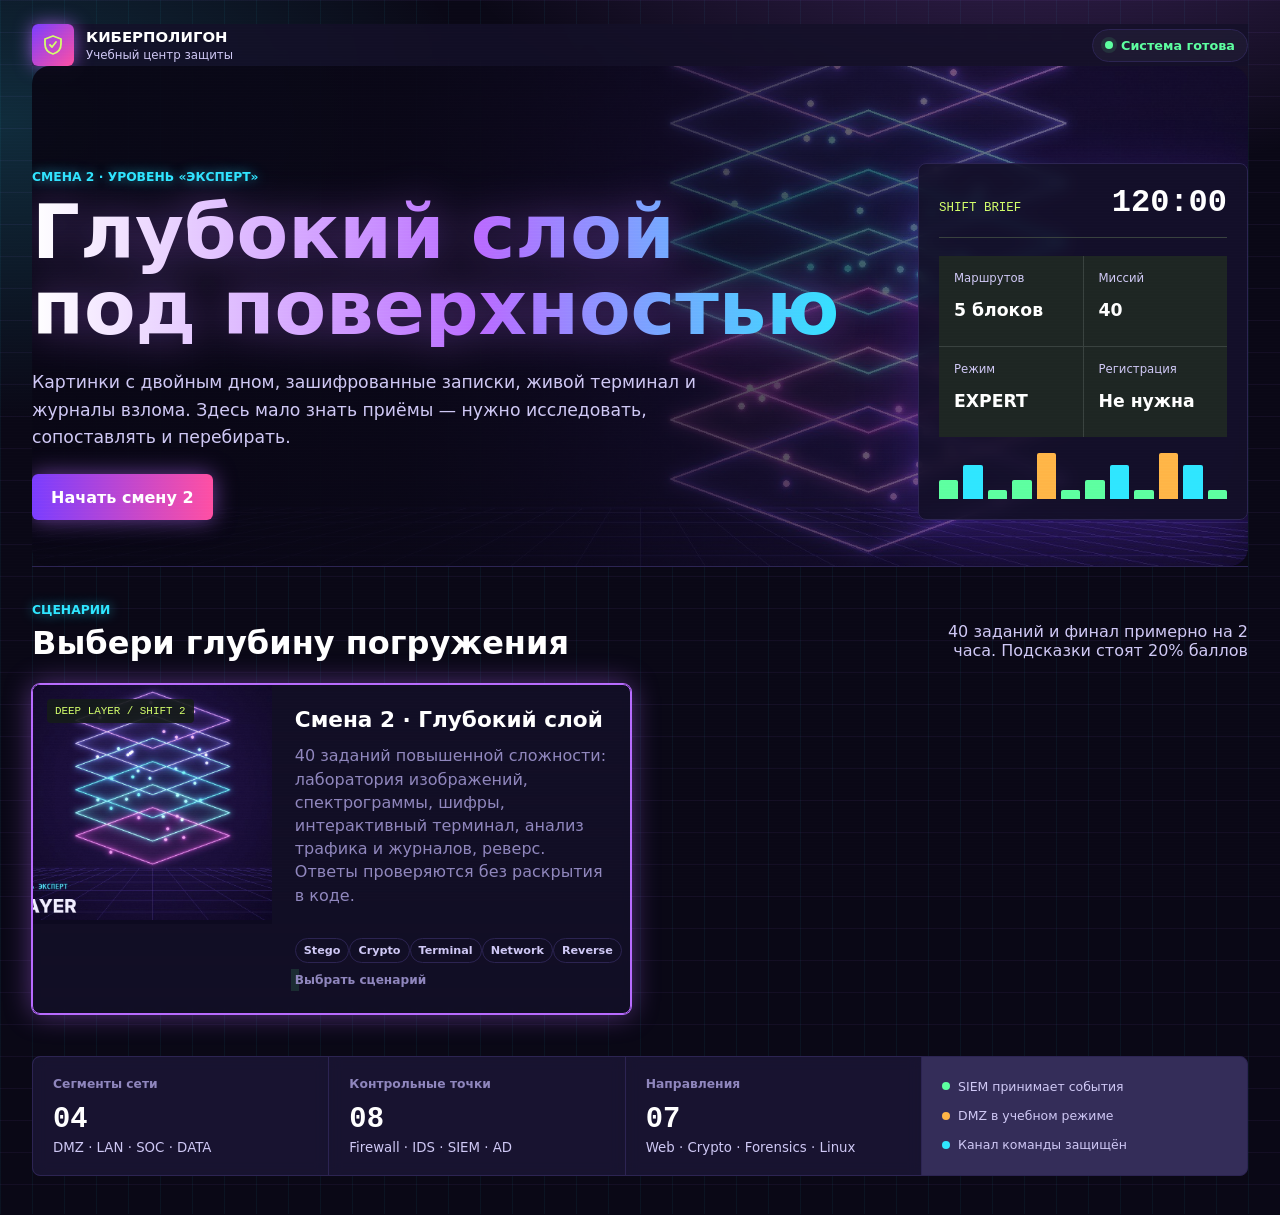
<file: index.html>
<!doctype html>
<html lang="ru">
  <head>
    <meta charset="utf-8">
    <meta name="viewport" content="width=device-width, initial-scale=1">
    <meta name="theme-color" content="#171d1b">
    <link rel="icon" href="favicon.svg" type="image/svg+xml">
    <title>Киберполигон: две смены CTF</title>
    <meta
      name="description"
      content="CTF-турнир по кибербезопасности для школьников: Смена 1 — 30 заданий за час, Смена 2 — 40 экспертных заданий, без регистрации."
    >
    <link rel="stylesheet" href="styles.css?v=soc3">
    <link rel="stylesheet" href="shift2.css?v=s2a">
  </head>
  <body>
    <svg class="svg-sprite" aria-hidden="true">
      <symbol id="icon-shield" viewBox="0 0 24 24">
        <path d="M12 3 20 6v5c0 5.2-3.2 8.6-8 10-4.8-1.4-8-4.8-8-10V6l8-3Z"></path>
        <path d="m9 12 2 2 4-5"></path>
      </symbol>
      <symbol id="icon-target" viewBox="0 0 24 24">
        <circle cx="12" cy="12" r="7"></circle>
        <circle cx="12" cy="12" r="2.5"></circle>
        <path d="M12 2v3M12 19v3M2 12h3M19 12h3"></path>
      </symbol>
      <symbol id="icon-firewall" viewBox="0 0 24 24">
        <path d="M4 5h16v14H4zM4 10h16M4 15h16M9 5v5M15 5v5M7 10v5M17 10v5M11 15v4"></path>
      </symbol>
      <symbol id="icon-server" viewBox="0 0 24 24">
        <rect x="4" y="3" width="16" height="7" rx="1"></rect>
        <rect x="4" y="14" width="16" height="7" rx="1"></rect>
        <path d="M8 7h.01M8 18h.01M12 7h5M12 18h5"></path>
      </symbol>
      <symbol id="icon-database" viewBox="0 0 24 24">
        <ellipse cx="12" cy="5" rx="7" ry="3"></ellipse>
        <path d="M5 5v6c0 1.7 3.1 3 7 3s7-1.3 7-3V5M5 11v6c0 1.7 3.1 3 7 3s7-1.3 7-3v-6"></path>
      </symbol>
      <symbol id="icon-monitor" viewBox="0 0 24 24">
        <rect x="3" y="4" width="18" height="13" rx="1.5"></rect>
        <path d="M8 21h8M12 17v4M7 9l3 2-3 2M12 13h4"></path>
      </symbol>
      <symbol id="icon-directory" viewBox="0 0 24 24">
        <circle cx="12" cy="6" r="3"></circle>
        <circle cx="6" cy="18" r="2"></circle>
        <circle cx="18" cy="18" r="2"></circle>
        <path d="M12 9v4M6 16v-3h12v3"></path>
      </symbol>
      <symbol id="icon-pulse" viewBox="0 0 24 24">
        <path d="M3 12h4l2-5 4 10 2-5h6"></path>
      </symbol>
      <symbol id="icon-clock" viewBox="0 0 24 24">
        <circle cx="12" cy="12" r="9"></circle>
        <path d="M12 7v6l4 2"></path>
      </symbol>
      <symbol id="icon-score" viewBox="0 0 24 24">
        <path d="M7 4h10v5a5 5 0 0 1-10 0V4ZM9 20h6M12 14v6M7 6H4v2a4 4 0 0 0 4 4M17 6h3v2a4 4 0 0 1-4 4"></path>
      </symbol>
    </svg>

    <main class="app">
      <section class="intro-screen" id="introScreen">
        <header class="site-header">
          <a class="brand" href="#" aria-label="Киберполигон">
            <span class="brand-mark"><svg><use href="#icon-shield"></use></svg></span>
            <span><strong>КИБЕРПОЛИГОН</strong><small>Учебный центр защиты</small></span>
          </a>
          <nav class="shift-switch" hidden role="tablist" aria-label="Выбор смены">
            <button class="shift-tab active" type="button" role="tab" data-shift="1" aria-selected="true">Смена 1</button>
            <button class="shift-tab" type="button" role="tab" data-shift="2" aria-selected="false">Смена 2 <em>NEW</em></button>
          </nav>
          <div class="connection-state"><i></i> Система готова</div>
        </header>

        <section class="intro-briefing">
          <div class="intro-copy">
            <p class="eyebrow" id="introEyebrow">Школьный CTF-турнир</p>
            <h1 id="introTitle">Твоя смена<br>в центре защиты</h1>
            <p class="lead" id="introLead">
              Исследуй инфраструктуру, находи флаги и связывай события в единый инцидент.
              Здесь ценятся внимательность, логика и командная работа.
            </p>
            <div class="intro-actions">
              <button class="primary-button" id="startGame">Начать смену</button>
              <button class="text-button" id="resumeGame">Продолжить</button>
            </div>
          </div>

          <div class="briefing-board" aria-label="Параметры смены">
            <div class="briefing-heading">
              <span>SHIFT BRIEF</span>
              <strong id="briefTime">60:00</strong>
            </div>
            <div class="briefing-grid">
              <div><small>Маршрутов</small><strong id="briefRoutes">1</strong></div>
              <div><small>Миссий</small><strong id="briefMissions">30</strong></div>
              <div><small>Режим</small><strong id="briefMode">CTF</strong></div>
              <div><small>Регистрация</small><strong>Не нужна</strong></div>
            </div>
            <div class="signal-line" aria-hidden="true">
              <span></span><span></span><span></span><span></span><span></span><span></span>
              <span></span><span></span><span></span><span></span><span></span><span></span>
            </div>
          </div>
        </section>

        <section class="scenario-section" aria-labelledby="scenarioHeading">
          <div class="section-heading">
            <div>
              <p class="eyebrow">Сценарии</p>
              <h2 id="scenarioHeading">Выбери уровень операции</h2>
            </div>
            <p id="scenarioNote">30 заданий в одном маршруте примерно на 60 минут</p>
          </div>
          <div class="pack-selector" id="packSelector" aria-label="Выбор смены"></div>
        </section>

        <section class="intro-telemetry" aria-label="Обзор учебной инфраструктуры">
          <div class="intro-stat"><span>Сегменты сети</span><strong>04</strong><small>DMZ · LAN · SOC · DATA</small></div>
          <div class="intro-stat"><span>Контрольные точки</span><strong>08</strong><small>Firewall · IDS · SIEM · AD</small></div>
          <div class="intro-stat"><span>Направления</span><strong>07</strong><small>Web · Crypto · Forensics · Linux</small></div>
          <div class="intro-feed">
            <span><i class="status-dot status-success"></i> SIEM принимает события</span>
            <span><i class="status-dot status-warning"></i> DMZ в учебном режиме</span>
            <span><i class="status-dot status-normal"></i> Канал команды защищён</span>
          </div>
        </section>
      </section>

      <section class="game-shell hidden" id="gameShell" aria-live="polite">
        <header class="topbar">
          <div class="topbar-brand">
            <span class="brand-mark"><svg><use href="#icon-shield"></use></svg></span>
            <div>
              <p class="eyebrow">Активная миссия</p>
              <h2 id="missionTitle">Миссия</h2>
            </div>
          </div>
          <div class="status-strip" aria-label="Статус игры">
            <button class="toolkit-button" id="openToolkit" type="button" title="Кодировки, шифры, хэши, песочница">🧰 Инструменты</button>
            <span><svg><use href="#icon-clock"></use></svg><b id="timer">60:00</b></span>
            <span><svg><use href="#icon-score"></use></svg><b id="score">0 баллов</b></span>
            <span class="compact-progress"><b id="progressText">1 / 10</b><small>миссия</small></span>
            <div class="progress-donut" id="progressDonut"><strong id="completionPercent">0%</strong></div>
          </div>
        </header>

        <section class="telemetry-strip" aria-label="Учебная телеметрия">
          <div class="telemetry-title"><i></i><span>Учебная телеметрия</span></div>
          <div><small>События</small><strong id="eventsMetric">28</strong><span class="metric-trend">в потоке</span></div>
          <div><small>Обнаружения</small><strong id="detectionsMetric">0</strong><span class="metric-trend success">подтверждено</span></div>
          <div><small>Открытые риски</small><strong id="incidentsMetric">0</strong><span class="metric-trend warning">требуют анализа</span></div>
          <div><small>Уровень риска</small><strong id="riskMetric">LOW</strong><span class="metric-trend" id="riskCaption">контролируется</span></div>
        </section>

        <div class="progress-track" aria-hidden="true"><div id="progressBar"></div></div>

        <section class="workbench">
          <aside class="mission-navigation" aria-label="Навигация по миссиям">
            <div class="panel-heading">
              <span>Очередь миссий</span>
              <small id="queueStatus">0 выполнено</small>
            </div>
            <div id="shardHud" class="shard-hud"></div>
            <div class="mission-map" id="missionMap"></div>
          </aside>

          <article class="mission-panel">
            <div class="mission-meta">
              <span id="missionRole"></span>
              <span id="missionDifficulty"></span>
              <span id="missionTime"></span>
            </div>
            <p id="missionStory" class="story"></p>
            <div id="missionTask" class="task-area"></div>
            <div class="feedback" id="feedback" role="status"></div>
            <div class="actions">
              <button class="secondary-button" id="prevMission">Назад</button>
              <button class="primary-button" id="checkAnswer">Проверить</button>
              <button class="secondary-button" id="nextMission">Дальше</button>
            </div>
          </article>

          <aside class="ops-rail" aria-label="Оперативная обстановка">
            <section class="ops-panel network-panel">
              <div class="panel-heading">
                <span>Карта инфраструктуры</span>
                <small>Нажми на узел</small>
              </div>
              <svg class="network-map" id="networkMap" viewBox="0 0 680 360" role="img" aria-label="Схема учебной сети">
                <g class="network-links" aria-hidden="true">
                  <path data-link="attacker-firewall" d="M78 171H144"></path>
                  <path data-link="firewall-web" d="M240 171C260 171 254 96 286 96"></path>
                  <path data-link="firewall-ad" d="M240 171C260 171 254 250 286 250"></path>
                  <path data-link="web-db" d="M382 96H418"></path>
                  <path data-link="web-ids" d="M366 122 430 226"></path>
                  <path data-link="ad-ids" d="M382 250H418"></path>
                  <path data-link="db-siem" d="M514 96C548 96 532 171 554 171"></path>
                  <path data-link="ids-siem" d="M514 250C548 250 532 171 554 171"></path>
                  <path data-link="siem-soc" d="M602 197v52"></path>
                </g>
                <g class="network-node status-warning" data-node="attacker" tabindex="0" role="button" aria-label="Атакующая машина, предупреждение" transform="translate(18 145)">
                  <rect width="96" height="52" rx="6"></rect><use href="#icon-target" x="12" y="14" width="24" height="24"></use><text x="46" y="24">ATTACK</text><text x="46" y="38">EXTERNAL</text>
                </g>
                <g class="network-node status-success" data-node="firewall" tabindex="0" role="button" aria-label="Firewall, норма" transform="translate(144 145)">
                  <rect width="96" height="52" rx="6"></rect><use href="#icon-firewall" x="12" y="14" width="24" height="24"></use><text x="46" y="31">FIREWALL</text>
                </g>
                <g class="network-node status-normal" data-node="web" tabindex="0" role="button" aria-label="Web сервер" transform="translate(286 70)">
                  <rect width="96" height="52" rx="6"></rect><use href="#icon-server" x="12" y="14" width="24" height="24"></use><text x="46" y="24">WEB-01</text><text x="46" y="38">DMZ</text>
                </g>
                <g class="network-node status-normal" data-node="ad" tabindex="0" role="button" aria-label="Active Directory" transform="translate(286 224)">
                  <rect width="96" height="52" rx="6"></rect><use href="#icon-directory" x="12" y="14" width="24" height="24"></use><text x="46" y="24">AD-01</text><text x="46" y="38">LAN</text>
                </g>
                <g class="network-node status-normal" data-node="database" tabindex="0" role="button" aria-label="База данных" transform="translate(418 70)">
                  <rect width="96" height="52" rx="6"></rect><use href="#icon-database" x="12" y="14" width="24" height="24"></use><text x="46" y="24">DB-01</text><text x="46" y="38">DATA</text>
                </g>
                <g class="network-node status-normal" data-node="ids" tabindex="0" role="button" aria-label="IDS IPS" transform="translate(418 224)">
                  <rect width="96" height="52" rx="6"></rect><use href="#icon-pulse" x="12" y="14" width="24" height="24"></use><text x="46" y="24">IDS/IPS</text><text x="46" y="38">SENSOR</text>
                </g>
                <g class="network-node status-success" data-node="siem" tabindex="0" role="button" aria-label="SIEM" transform="translate(554 145)">
                  <rect width="96" height="52" rx="6"></rect><use href="#icon-shield" x="12" y="14" width="24" height="24"></use><text x="46" y="24">SIEM</text><text x="46" y="38">CORE</text>
                </g>
                <g class="network-node status-normal" data-node="soc" tabindex="0" role="button" aria-label="Рабочая станция аналитика" transform="translate(554 250)">
                  <rect width="96" height="52" rx="6"></rect><use href="#icon-monitor" x="12" y="14" width="24" height="24"></use><text x="46" y="24">SOC-07</text><text x="46" y="38">ANALYST</text>
                </g>
              </svg>
              <div class="node-detail" id="nodeDetail">
                <span class="status-dot status-normal"></span>
                <div><strong>WEB-01 · DMZ</strong><p>Веб-сервис учебного полигона. Выбери узел, чтобы увидеть его роль.</p></div>
              </div>
              <div class="status-legend" aria-label="Легенда статусов">
                <span><i class="status-dot status-normal"></i> normal</span>
                <span><i class="status-dot status-warning"></i> warning</span>
                <span><i class="status-dot status-critical"></i> critical</span>
                <span><i class="status-dot status-success"></i> success</span>
                <span><i class="status-dot status-offline"></i> offline</span>
              </div>
            </section>

            <section class="ops-panel">
              <div class="panel-heading"><span>Kill chain</span><small id="chainStatus">Этап 1 из 6</small></div>
              <ol class="kill-chain" id="killChain">
                <li data-phase="0"><span>01</span><strong>Разведка</strong></li>
                <li data-phase="1"><span>02</span><strong>Доставка</strong></li>
                <li data-phase="2"><span>03</span><strong>Эксплуатация</strong></li>
                <li data-phase="3"><span>04</span><strong>Доступ</strong></li>
                <li data-phase="4"><span>05</span><strong>Обнаружение</strong></li>
                <li data-phase="5"><span>06</span><strong>Сдерживание</strong></li>
              </ol>
            </section>

            <section class="ops-panel risk-panel">
              <div class="panel-heading"><span>Активность по сегментам</span><small>Учебная модель</small></div>
              <div class="heatmap-wrap">
                <div class="heatmap-labels"><span>DMZ</span><span>LAN</span><span>DATA</span><span>SOC</span></div>
                <div class="heatmap" id="heatmapGrid" aria-label="Карта активности по сегментам"></div>
              </div>
              <div class="heatmap-scale"><span>низкая</span><i></i><i></i><i></i><i></i><span>высокая</span></div>
            </section>

            <section class="ops-panel timeline-panel">
              <div class="panel-heading"><span>Лента операции</span><small>Последние события</small></div>
              <ol class="event-timeline" id="eventTimeline"></ol>
            </section>
          </aside>
        </section>
      </section>

      <section class="result-screen hidden" id="resultScreen">
        <header class="site-header">
          <div class="brand">
            <span class="brand-mark"><svg><use href="#icon-shield"></use></svg></span>
            <span><strong>КИБЕРПОЛИГОН</strong><small>Отчёт смены</small></span>
          </div>
          <div class="connection-state"><i></i> Смена закрыта</div>
        </header>

        <div class="result-layout">
          <div class="result-art" aria-hidden="true">
            <div class="result-rings">
              <div class="result-ring" id="resultRing"><span id="badgeLevel">SOC</span><small id="resultPercent">0%</small></div>
              <div class="orbit-label orbit-score">баллы</div>
              <div class="orbit-label orbit-time">время</div>
              <div class="orbit-label orbit-level">уровень</div>
            </div>
          </div>
          <div class="result-copy">
            <p class="eyebrow">Смена завершена</p>
            <h2 id="resultTitle">Твой результат</h2>
            <p id="resultText" class="lead"></p>
            <div class="result-stats">
              <span id="finalScore"></span>
              <span id="finalTime"></span>
              <span id="finalLevel"></span>
            </div>
            <section class="skill-breakdown" aria-labelledby="skillHeading">
              <div class="panel-heading"><span id="skillHeading">Профиль навыков</span><small>по выполненным миссиям</small></div>
              <div id="skillChart" class="skill-chart"></div>
            </section>
            <div id="careerHints" class="career-hints"></div>
            <button class="primary-button" id="restartGame">Пройти заново</button>
          </div>
        </div>
      </section>
    </main>

    <script>window.SHIFT_ONLY = 2;</script>
    <script src="ctf-missions.js?v=ctf2"></script>
    <script src="shift2-missions.js?v=s2a"></script>
    <script src="shift2-core.js?v=s2a"></script>
    <script src="shift2-blocks.js?v=s2a"></script>
    <script src="shift2-terminal.js?v=s2a"></script>
    <script src="shift2-tools.js?v=s2a"></script>
    <script src="app.js?v=s2a"></script>
  </body>
</html>
</file>
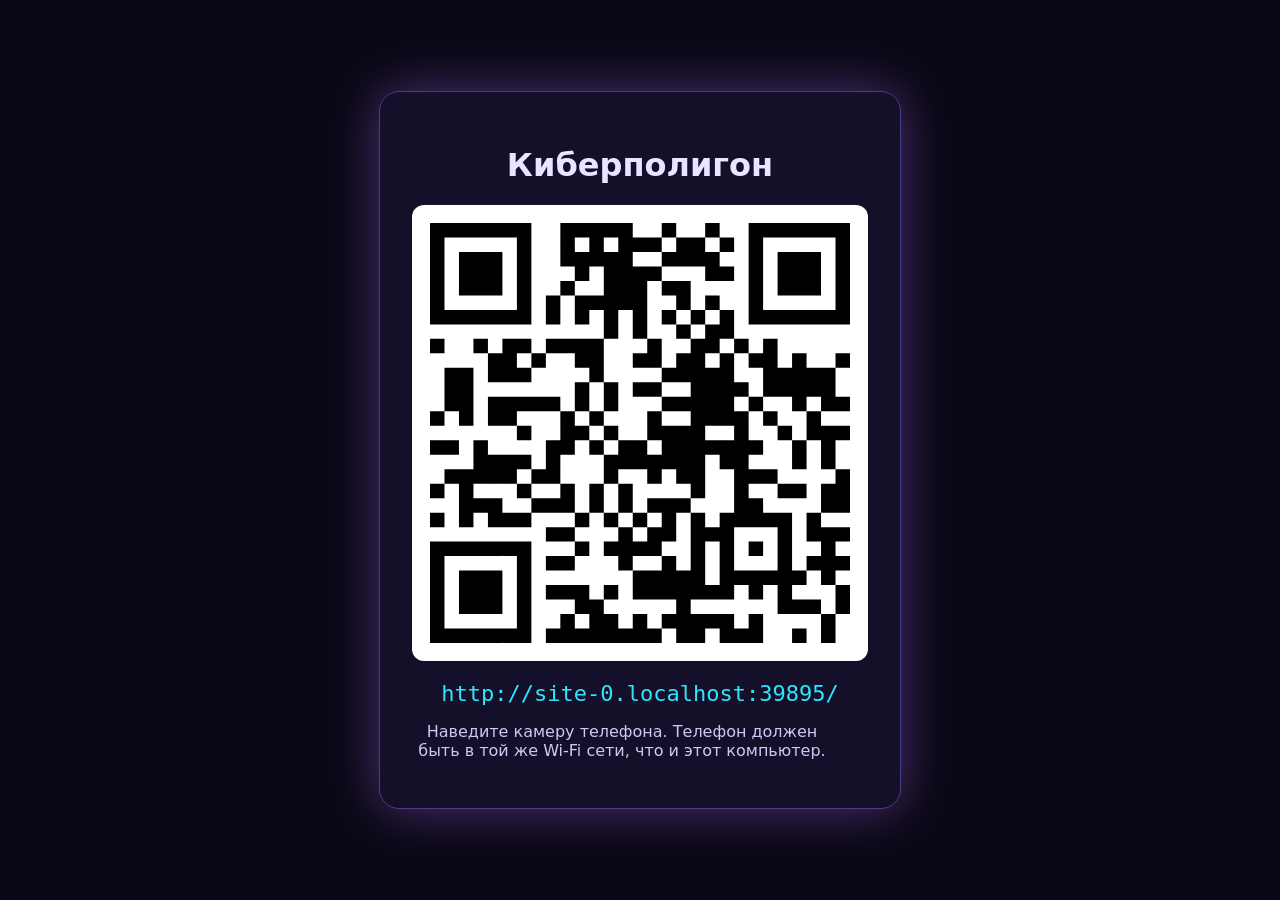
<file: lan-qr.html>
<!doctype html>
<html lang="ru"><head><meta charset="utf-8"><meta name="viewport" content="width=device-width,initial-scale=1">
<title>QR для подключения</title>
<style>body{margin:0;min-height:100vh;display:grid;place-items:center;background:#0a0816;color:#e9e4ff;font-family:system-ui,sans-serif;text-align:center}
.card{padding:32px;border-radius:20px;background:#141029;border:1px solid #4a3d86;box-shadow:0 0 50px rgba(184,107,255,.4)}
#qr{background:#fff;padding:18px;border-radius:12px;display:inline-block}#qr svg,#qr img{display:block;width:min(70vmin,420px);height:auto}
code{display:block;margin-top:16px;font-size:22px;color:#2fe6ff}p{color:#cfc8f5;max-width:420px}</style></head>
<body><div class="card"><h1>Киберполигон</h1><div id="qr"></div><code id="url"></code>
<p>Наведите камеру телефона. Телефон должен быть в той же Wi‑Fi сети, что и этот компьютер.</p></div>
<script src="qrcode.js"></script>
<script>
const ip=new URLSearchParams(location.search).get("ip");
const host=ip||location.hostname, port=location.port?":"+location.port:"";
const url="http://"+host+port+"/";
const q=qrcode(0,"M");q.addData(url);q.make();
document.getElementById("qr").innerHTML=q.createSvgTag({cellSize:8,margin:0,scalable:true});
document.getElementById("url").textContent=url;
</script></body></html>
</file>
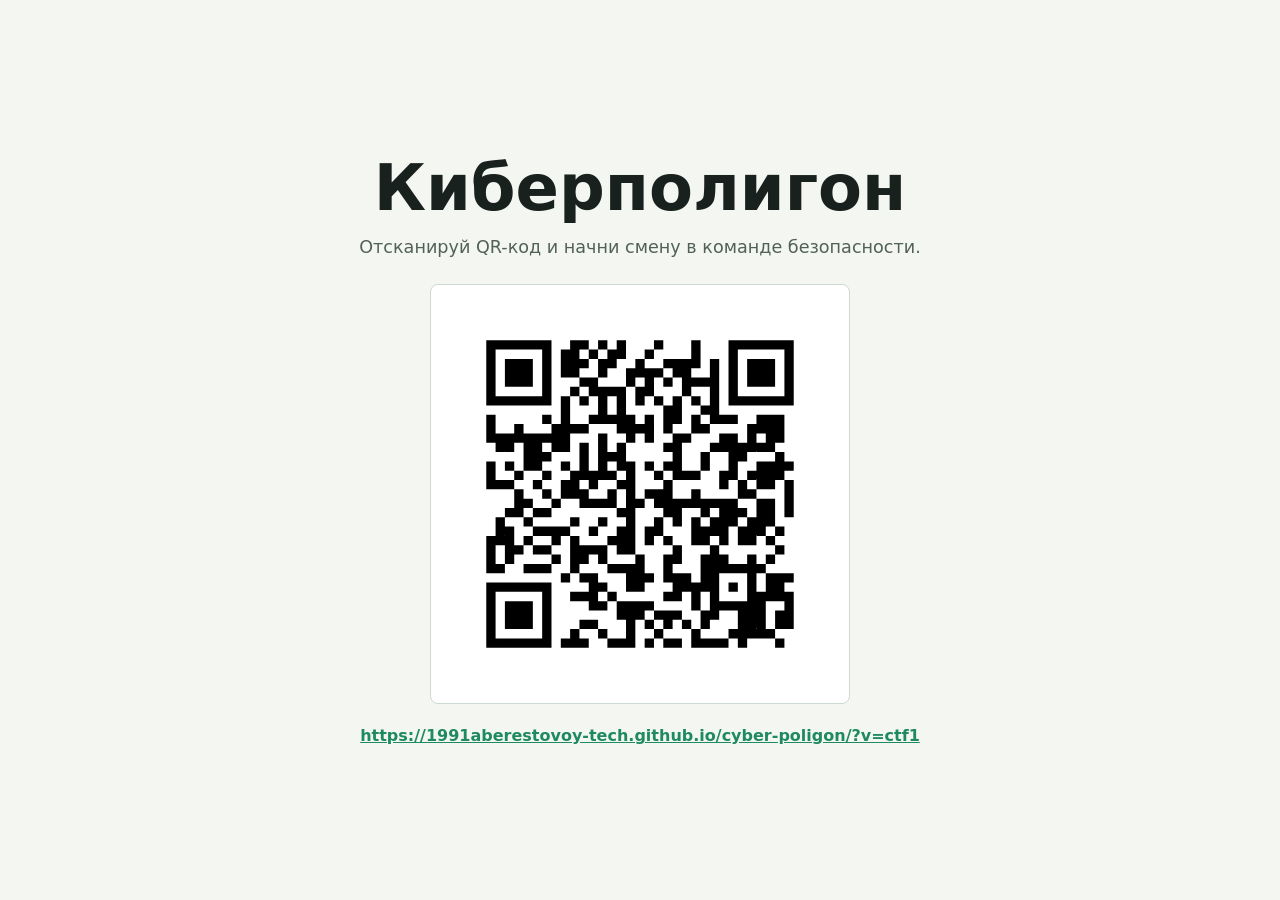
<file: qr.html>
<!doctype html>
<html lang="ru">
  <head>
    <meta charset="utf-8">
    <meta name="viewport" content="width=device-width, initial-scale=1">
    <title>QR-код: Киберполигон</title>
    <style>
      * {
        box-sizing: border-box;
      }

      body {
        min-height: 100vh;
        margin: 0;
        display: grid;
        place-items: center;
        padding: 28px;
        background: #f4f7f1;
        color: #18211e;
        font-family: Inter, system-ui, -apple-system, BlinkMacSystemFont, "Segoe UI", sans-serif;
        letter-spacing: 0;
      }

      main {
        width: min(100%, 760px);
        text-align: center;
      }

      h1 {
        margin: 0 0 12px;
        font-size: clamp(2rem, 6vw, 4rem);
        line-height: 1.05;
      }

      p {
        margin: 0 auto 24px;
        color: #52605b;
        font-size: 1.1rem;
        line-height: 1.5;
      }

      img {
        width: min(82vw, 420px);
        height: auto;
        border: 1px solid #cdd9d0;
        border-radius: 8px;
        padding: 18px;
        background: #ffffff;
      }

      a {
        display: block;
        margin-top: 18px;
        color: #1f8a61;
        font-weight: 800;
        overflow-wrap: anywhere;
      }

      @media print {
        body {
          background: #ffffff;
        }

        a {
          color: #18211e;
        }
      }
    </style>
  </head>
  <body>
    <main>
      <h1>Киберполигон</h1>
      <p>Отсканируй QR-код и начни смену в команде безопасности.</p>
      <img src="qr-github-pages.svg" alt="QR-код для перехода в игру Киберполигон">
      <a href="https://1991aberestovoy-tech.github.io/cyber-poligon/?v=ctf1">https://1991aberestovoy-tech.github.io/cyber-poligon/?v=ctf1</a>
    </main>
  </body>
</html>
</file>
<file: styles.css>
:root {
  --bg: #eef1ec;
  --bg-strong: #dde4dd;
  --ink: #151b19;
  --ink-soft: #25302c;
  --muted: #64706b;
  --panel: #ffffff;
  --line: #cfd7d1;
  --line-strong: #a8b5ad;
  --charcoal: #171d1b;
  --charcoal-2: #222b27;
  --green: #52c878;
  --green-dark: #197a4c;
  --lime: #b7e85f;
  --cyan: #39a9c6;
  --amber: #e7ad3c;
  --coral: #e76555;
  --offline: #7a8580;
  --shadow: 0 20px 50px rgba(21, 27, 25, 0.12);
  --shadow-small: 0 10px 24px rgba(21, 27, 25, 0.08);
}

* {
  box-sizing: border-box;
}

html {
  min-height: 100%;
  scroll-behavior: smooth;
}

body {
  min-height: 100%;
  margin: 0;
  background:
    linear-gradient(rgba(21, 27, 25, 0.035) 1px, transparent 1px),
    linear-gradient(90deg, rgba(21, 27, 25, 0.035) 1px, transparent 1px),
    var(--bg);
  background-size: 32px 32px;
  color: var(--ink);
  font-family: Inter, system-ui, -apple-system, BlinkMacSystemFont, "Segoe UI", sans-serif;
  letter-spacing: 0;
}

button,
input,
select {
  font: inherit;
  letter-spacing: 0;
}

button {
  border: 0;
  cursor: pointer;
}

button:focus-visible,
[tabindex="0"]:focus-visible,
input:focus-visible,
select:focus-visible {
  outline: 3px solid rgba(57, 169, 198, 0.42);
  outline-offset: 3px;
}

.app {
  min-height: 100vh;
}

.hidden {
  display: none !important;
}

.svg-sprite {
  position: absolute;
  width: 0;
  height: 0;
  overflow: hidden;
}

.site-header {
  display: flex;
  align-items: center;
  justify-content: space-between;
  gap: 20px;
}

.brand,
.topbar-brand {
  display: flex;
  align-items: center;
  gap: 12px;
  color: inherit;
  text-decoration: none;
}

.brand > span:last-child,
.brand strong,
.brand small {
  display: block;
}

.brand strong {
  font-size: 0.93rem;
}

.brand small {
  margin-top: 2px;
  color: var(--muted);
  font-size: 0.74rem;
}

.brand-mark {
  display: grid;
  flex: 0 0 auto;
  place-items: center;
  width: 42px;
  height: 42px;
  border-radius: 6px;
  background: var(--charcoal);
  color: var(--lime);
}

.brand-mark svg {
  width: 24px;
  height: 24px;
  fill: none;
  stroke: currentColor;
  stroke-linecap: round;
  stroke-linejoin: round;
  stroke-width: 1.8;
}

.connection-state {
  display: inline-flex;
  align-items: center;
  gap: 8px;
  border: 1px solid var(--line);
  border-radius: 999px;
  padding: 8px 12px;
  background: rgba(255, 255, 255, 0.76);
  color: var(--muted);
  font-size: 0.8rem;
  font-weight: 750;
}

.connection-state i,
.telemetry-title i {
  width: 8px;
  height: 8px;
  border-radius: 50%;
  background: var(--green);
  box-shadow: 0 0 0 4px rgba(82, 200, 120, 0.14);
}

.eyebrow {
  margin: 0 0 10px;
  color: var(--green-dark);
  font-size: 0.77rem;
  font-weight: 900;
  text-transform: uppercase;
}

h1,
h2,
h3,
p {
  overflow-wrap: anywhere;
}

h1,
h2 {
  margin: 0;
  color: var(--ink);
  line-height: 1.02;
}

h1 {
  max-width: 820px;
  font-size: 4.7rem;
}

h2 {
  font-size: 2rem;
}

.lead,
.story {
  color: var(--muted);
  line-height: 1.6;
}

.lead {
  max-width: 700px;
  margin: 22px 0;
  font-size: 1.08rem;
}

.primary-button,
.secondary-button,
.text-button {
  min-height: 46px;
  border-radius: 6px;
  padding: 0 19px;
  font-weight: 850;
  transition: transform 0.18s ease, background 0.18s ease, border-color 0.18s ease;
}

.primary-button {
  background: var(--charcoal);
  color: #fff;
}

.primary-button:hover {
  background: #28332f;
  transform: translateY(-1px);
}

.secondary-button {
  border: 1px solid var(--line-strong);
  background: #fff;
  color: var(--ink);
}

.secondary-button:hover {
  border-color: var(--green-dark);
  color: var(--green-dark);
}

.text-button {
  background: transparent;
  color: var(--green-dark);
}

.text-button:hover {
  background: rgba(82, 200, 120, 0.1);
}

/* Intro */

.intro-screen,
.result-screen {
  width: min(1540px, 100%);
  min-height: 100vh;
  margin: 0 auto;
  padding: 24px 32px 38px;
}

.intro-briefing {
  display: grid;
  grid-template-columns: minmax(0, 1.45fr) minmax(330px, 0.55fr);
  gap: 34px;
  align-items: end;
  min-height: 500px;
  padding: 70px 0 46px;
}

.intro-actions {
  display: flex;
  flex-wrap: wrap;
  gap: 10px;
}

.briefing-board {
  border: 1px solid #303a36;
  border-radius: 8px;
  padding: 20px;
  background: var(--charcoal);
  color: #f7faf8;
  box-shadow: var(--shadow);
}

.briefing-heading {
  display: flex;
  align-items: baseline;
  justify-content: space-between;
  gap: 12px;
  padding-bottom: 16px;
  border-bottom: 1px solid #39423f;
}

.briefing-heading span {
  color: var(--lime);
  font-family: "SFMono-Regular", Consolas, monospace;
  font-size: 0.78rem;
}

.briefing-heading strong {
  font-family: "SFMono-Regular", Consolas, monospace;
  font-size: 2rem;
}

.briefing-grid {
  display: grid;
  grid-template-columns: repeat(2, minmax(0, 1fr));
  gap: 1px;
  margin-top: 18px;
  background: #39423f;
}

.briefing-grid div {
  min-height: 90px;
  padding: 15px;
  background: #1e2623;
}

.briefing-grid small,
.briefing-grid strong {
  display: block;
}

.briefing-grid small {
  color: #96a39d;
  font-size: 0.73rem;
}

.briefing-grid strong {
  margin-top: 15px;
  font-size: 1.08rem;
}

.signal-line {
  display: grid;
  grid-template-columns: repeat(12, 1fr);
  gap: 5px;
  align-items: end;
  height: 46px;
  margin-top: 16px;
}

.signal-line span {
  height: 20%;
  border-radius: 2px 2px 0 0;
  background: var(--green);
}

.signal-line span:nth-child(3n + 1) { height: 42%; }
.signal-line span:nth-child(3n + 2) { height: 75%; background: var(--cyan); }
.signal-line span:nth-child(5n) { height: 100%; background: var(--amber); }

.scenario-section {
  padding: 36px 0 42px;
  border-top: 1px solid var(--line);
}

.section-heading,
.panel-heading {
  display: flex;
  align-items: flex-end;
  justify-content: space-between;
  gap: 20px;
}

.section-heading > p {
  max-width: 320px;
  margin: 0;
  color: var(--muted);
  text-align: right;
}

.pack-selector {
  display: grid;
  grid-template-columns: repeat(2, minmax(0, 1fr));
  gap: 18px;
  margin-top: 24px;
}

.pack-option {
  display: grid;
  grid-template-columns: minmax(190px, 0.8fr) minmax(0, 1.2fr);
  width: 100%;
  min-height: 235px;
  overflow: hidden;
  border: 1px solid var(--line);
  border-radius: 8px;
  padding: 0;
  background: var(--panel);
  color: var(--ink);
  text-align: left;
  box-shadow: var(--shadow-small);
  transition: transform 0.2s ease, border-color 0.2s ease, box-shadow 0.2s ease;
}

.pack-option:hover {
  transform: translateY(-3px);
  border-color: var(--line-strong);
  box-shadow: var(--shadow);
}

.pack-option.active {
  border-color: var(--green-dark);
  box-shadow: 0 0 0 3px rgba(82, 200, 120, 0.16), var(--shadow-small);
}

.scenario-visual {
  position: relative;
  min-width: 0;
  overflow: hidden;
  background: var(--charcoal);
}

.scenario-visual img {
  width: 100%;
  height: 100%;
  min-height: 235px;
  object-fit: cover;
  filter: saturate(0.78) contrast(1.05);
  transition: transform 0.35s ease;
}

.pack-option:hover .scenario-visual img {
  transform: scale(1.035);
}

.scenario-visual em {
  position: absolute;
  top: 14px;
  left: 14px;
  border-radius: 4px;
  padding: 6px 8px;
  background: rgba(21, 27, 25, 0.9);
  color: var(--lime);
  font-family: "SFMono-Regular", Consolas, monospace;
  font-size: 0.68rem;
  font-style: normal;
}

.scenario-body {
  display: flex;
  flex-direction: column;
  min-width: 0;
  padding: 23px;
}

.scenario-body > strong,
.scenario-body > span {
  display: block;
}

.scenario-body > strong {
  font-size: 1.35rem;
  line-height: 1.15;
}

.scenario-body > span {
  margin-top: 12px;
  color: var(--muted);
  line-height: 1.45;
}

.scenario-tags {
  display: flex;
  flex-wrap: wrap;
  gap: 6px;
  margin-top: auto;
  padding-top: 18px;
}

.scenario-tags i {
  border: 1px solid var(--line);
  border-radius: 999px;
  padding: 5px 8px;
  color: var(--ink-soft);
  font-size: 0.7rem;
  font-style: normal;
  font-weight: 750;
}

.scenario-select-state {
  display: inline-flex;
  align-items: center;
  gap: 7px;
  margin-top: 16px;
  color: var(--green-dark);
  font-size: 0.76rem;
  font-weight: 850;
}

.scenario-select-state::before {
  content: "";
  width: 8px;
  height: 8px;
  border-radius: 50%;
  background: var(--line-strong);
}

.pack-option.active .scenario-select-state::before {
  background: var(--green);
  box-shadow: 0 0 0 4px rgba(82, 200, 120, 0.16);
}

.intro-telemetry {
  display: grid;
  grid-template-columns: repeat(3, minmax(0, 1fr)) minmax(260px, 1.1fr);
  gap: 1px;
  overflow: hidden;
  border: 1px solid var(--line);
  border-radius: 8px;
  background: var(--line);
}

.intro-stat,
.intro-feed {
  min-width: 0;
  padding: 20px;
  background: rgba(255, 255, 255, 0.82);
}

.intro-stat span,
.intro-stat strong,
.intro-stat small,
.intro-feed span {
  display: block;
}

.intro-stat span {
  color: var(--muted);
  font-size: 0.77rem;
  font-weight: 800;
}

.intro-stat strong {
  margin: 12px 0 4px;
  font-family: "SFMono-Regular", Consolas, monospace;
  font-size: 1.8rem;
}

.intro-stat small {
  color: var(--muted);
}

.intro-feed {
  display: grid;
  gap: 10px;
}

.intro-feed span {
  display: flex;
  align-items: center;
  gap: 8px;
  color: var(--ink-soft);
  font-size: 0.78rem;
}

/* Game shell */

.game-shell {
  width: min(1900px, 100%);
  min-height: 100vh;
  margin: 0 auto;
  padding: 18px 22px 34px;
}

.topbar {
  display: flex;
  align-items: center;
  justify-content: space-between;
  gap: 24px;
  min-height: 94px;
  border-radius: 8px;
  padding: 16px 18px;
  background: var(--charcoal);
  color: #fff;
  box-shadow: var(--shadow-small);
}

.topbar h2 {
  max-width: 760px;
  color: #fff;
  font-size: 1.75rem;
}

.topbar .eyebrow {
  color: var(--lime);
}

.topbar .brand-mark {
  background: #27302d;
}

.status-strip {
  display: flex;
  align-items: center;
  justify-content: flex-end;
  gap: 8px;
}

.status-strip > span {
  display: flex;
  align-items: center;
  gap: 8px;
  min-height: 46px;
  border: 1px solid #3c4642;
  border-radius: 6px;
  padding: 0 12px;
  background: #202825;
  color: #dce5e0;
}

.status-strip svg {
  width: 18px;
  height: 18px;
  fill: none;
  stroke: var(--lime);
  stroke-linecap: round;
  stroke-linejoin: round;
  stroke-width: 1.8;
}

.compact-progress {
  flex-direction: column;
  justify-content: center;
  gap: 0 !important;
}

.compact-progress small {
  color: #8f9b95;
  font-size: 0.66rem;
}

.progress-donut {
  --progress: 0deg;
  display: grid;
  place-items: center;
  width: 58px;
  height: 58px;
  border-radius: 50%;
  background: conic-gradient(var(--lime) var(--progress), #36403c 0);
  position: relative;
}

.progress-donut::after {
  content: "";
  position: absolute;
  inset: 6px;
  border-radius: 50%;
  background: var(--charcoal);
}

.progress-donut strong {
  position: relative;
  z-index: 1;
  font-size: 0.72rem;
}

.telemetry-strip {
  display: grid;
  grid-template-columns: 1.15fr repeat(4, minmax(145px, 1fr));
  gap: 1px;
  overflow: hidden;
  margin-top: 12px;
  border: 1px solid var(--line);
  border-radius: 8px;
  background: var(--line);
}

.telemetry-strip > div {
  min-width: 0;
  min-height: 78px;
  padding: 13px 15px;
  background: rgba(255, 255, 255, 0.95);
}

.telemetry-strip > div:not(.telemetry-title) {
  display: grid;
  grid-template-columns: 1fr auto;
  align-items: center;
}

.telemetry-strip small {
  color: var(--muted);
  font-size: 0.72rem;
  font-weight: 800;
}

.telemetry-strip strong {
  font-family: "SFMono-Regular", Consolas, monospace;
  font-size: 1.45rem;
}

.telemetry-title {
  display: flex;
  align-items: center;
  gap: 10px;
  color: var(--ink-soft);
  font-weight: 850;
}

.metric-trend {
  grid-column: 1 / -1;
  color: var(--muted);
  font-size: 0.68rem;
}

.metric-trend.success { color: var(--green-dark); }
.metric-trend.warning { color: #93640e; }

.progress-track {
  height: 7px;
  margin: 12px 0;
  overflow: hidden;
  border-radius: 999px;
  background: #d3dbd5;
}

.progress-track div {
  width: 0;
  height: 100%;
  background: linear-gradient(90deg, var(--green-dark), var(--cyan), var(--amber));
  transition: width 0.35s ease;
}

.workbench {
  display: grid;
  grid-template-columns: 230px minmax(470px, 1fr) 420px;
  gap: 14px;
  align-items: start;
}

.mission-navigation,
.mission-panel,
.ops-panel,
.skill-breakdown {
  border: 1px solid var(--line);
  border-radius: 8px;
  background: var(--panel);
  box-shadow: var(--shadow-small);
}

.mission-navigation {
  position: sticky;
  top: 12px;
  padding: 14px;
}

.panel-heading {
  align-items: center;
  padding-bottom: 12px;
  border-bottom: 1px solid var(--line);
}

.panel-heading span {
  font-size: 0.82rem;
  font-weight: 900;
  text-transform: uppercase;
}

.panel-heading small {
  color: var(--muted);
  font-size: 0.7rem;
}

.mission-map {
  display: grid;
  gap: 7px;
  margin-top: 12px;
}

.mission-tab {
  display: grid;
  grid-template-columns: 30px minmax(0, 1fr) 8px;
  gap: 9px;
  align-items: center;
  width: 100%;
  min-height: 56px;
  border: 1px solid transparent;
  border-radius: 6px;
  padding: 8px;
  background: #f2f5f2;
  color: var(--ink);
  text-align: left;
}

.mission-tab:hover {
  border-color: var(--line-strong);
  background: #fff;
}

.mission-tab .mission-number {
  display: grid;
  place-items: center;
  width: 30px;
  height: 30px;
  border-radius: 5px;
  background: #dfe5e0;
  color: var(--muted);
  font-family: "SFMono-Regular", Consolas, monospace;
  font-size: 0.72rem;
  font-weight: 800;
}

.mission-tab .mission-copy {
  min-width: 0;
}

.mission-tab strong,
.mission-tab small {
  display: block;
}

.mission-tab strong {
  overflow: hidden;
  font-size: 0.78rem;
  text-overflow: ellipsis;
  white-space: nowrap;
}

.mission-tab small {
  margin-top: 3px;
  color: var(--muted);
  font-size: 0.66rem;
}

.mission-tab .mission-state {
  width: 8px;
  height: 8px;
  border-radius: 50%;
  background: var(--line-strong);
}

.mission-tab.active {
  border-color: var(--cyan);
  background: #eaf6f8;
}

.mission-tab.active .mission-number {
  background: var(--cyan);
  color: #10272d;
}

.mission-tab.done .mission-state {
  background: var(--green);
  box-shadow: 0 0 0 3px rgba(82, 200, 120, 0.15);
}

.mission-panel {
  min-height: 690px;
  padding: 28px;
}

.mission-meta {
  display: flex;
  flex-wrap: wrap;
  gap: 7px;
  margin: 0 0 18px;
}

.mission-meta span {
  border: 1px solid var(--line);
  border-radius: 999px;
  padding: 6px 9px;
  background: #f7f9f7;
  color: var(--ink-soft);
  font-size: 0.72rem;
  font-weight: 800;
}

.story {
  margin: 0;
  padding-bottom: 20px;
  border-bottom: 1px solid var(--line);
  font-size: 1.03rem;
}

.task-area {
  display: grid;
  gap: 12px;
  margin-top: 20px;
}

.choice {
  display: grid;
  grid-template-columns: 28px minmax(0, 1fr);
  gap: 10px;
  align-items: start;
  border: 1px solid var(--line);
  border-radius: 6px;
  padding: 13px 14px;
  background: #f8faf8;
  transition: border-color 0.18s ease, background 0.18s ease;
}

.choice:hover,
.choice:has(input:checked) {
  border-color: var(--cyan);
  background: #eef8fa;
}

.choice input {
  width: 19px;
  height: 19px;
  margin: 1px 0 0;
  accent-color: var(--green-dark);
}

.artifact {
  position: relative;
  overflow: hidden;
  border: 1px solid #323c38;
  border-radius: 7px;
  padding: 34px 16px 16px;
  background: #151b19;
  color: #e1ebe5;
  line-height: 1.55;
}

.artifact::before {
  content: "EVIDENCE · READ ONLY";
  position: absolute;
  top: 0;
  left: 0;
  right: 0;
  height: 24px;
  padding: 5px 10px;
  background: #242d29;
  color: var(--lime);
  font-family: "SFMono-Regular", Consolas, monospace;
  font-size: 0.64rem;
}

.artifact code,
.log-line {
  display: block;
  overflow-wrap: anywhere;
  font-family: "SFMono-Regular", Consolas, monospace;
  font-size: 0.86rem;
}

.log-list,
.input-row {
  display: grid;
  gap: 8px;
}

.input-row label {
  font-weight: 800;
}

.input-row input,
.input-row select {
  width: 100%;
  min-height: 44px;
  border: 1px solid var(--line-strong);
  border-radius: 6px;
  padding: 0 12px;
  background: #fff;
  color: var(--ink);
}

.puzzle-grid {
  display: grid;
  grid-template-columns: repeat(2, minmax(0, 1fr));
  gap: 10px;
}

.mini-card {
  border: 1px solid var(--line);
  border-radius: 6px;
  padding: 13px;
  background: #f8faf8;
}

.mini-card strong {
  display: block;
  margin-bottom: 8px;
}

.feedback {
  min-height: 58px;
  margin-top: 18px;
  border-left: 4px solid var(--line-strong);
  border-radius: 0 6px 6px 0;
  padding: 13px 14px;
  background: #eef2ee;
  color: var(--muted);
  line-height: 1.45;
}

.feedback.good {
  border-color: var(--green-dark);
  background: #e9f7ed;
  color: #185d3b;
}

.feedback.bad {
  border-color: var(--coral);
  background: #fff0ed;
  color: #8b3127;
}

.actions {
  display: flex;
  flex-wrap: wrap;
  gap: 9px;
  margin-top: 18px;
}

.ops-rail {
  display: grid;
  gap: 14px;
}

.ops-panel {
  min-width: 0;
  padding: 14px;
}

.network-panel {
  padding-bottom: 12px;
}

.network-map {
  display: block;
  width: 100%;
  height: auto;
  min-height: 220px;
  margin-top: 10px;
  border-radius: 6px;
  background:
    linear-gradient(rgba(255, 255, 255, 0.04) 1px, transparent 1px),
    linear-gradient(90deg, rgba(255, 255, 255, 0.04) 1px, transparent 1px),
    #121816;
  background-size: 28px 28px;
}

.network-links path {
  fill: none;
  stroke: #64716b;
  stroke-width: 2;
}

.network-links path.active-link {
  stroke: var(--cyan);
  stroke-dasharray: 7 6;
  animation: dataFlow 1.5s linear infinite;
}

@keyframes dataFlow {
  to { stroke-dashoffset: -26; }
}

.network-node {
  color: #9eaaa4;
  cursor: pointer;
}

.network-node rect {
  fill: #202825;
  stroke: currentColor;
  stroke-width: 2;
  transition: fill 0.18s ease;
}

.network-node use {
  fill: none;
  stroke: currentColor;
  stroke-linecap: round;
  stroke-linejoin: round;
  stroke-width: 1.8;
}

.network-node text {
  fill: #eef5f1;
  font-family: "SFMono-Regular", Consolas, monospace;
  font-size: 9px;
}

.network-node:hover rect,
.network-node.selected rect {
  fill: #2b3632;
}

.network-node.active-node {
  filter: drop-shadow(0 0 8px currentColor);
}

.network-node.status-normal { color: #91a09a; }
.network-node.status-warning { color: var(--amber); }
.network-node.status-critical { color: var(--coral); }
.network-node.status-success { color: var(--green); }
.network-node.status-offline { color: var(--offline); opacity: 0.55; }
.network-node.status-offline rect { stroke-dasharray: 5 4; }

.node-detail {
  display: grid;
  grid-template-columns: 10px minmax(0, 1fr);
  gap: 10px;
  align-items: start;
  min-height: 64px;
  margin-top: 10px;
  padding: 11px;
  border: 1px solid var(--line);
  border-radius: 6px;
  background: #f6f8f6;
}

.node-detail strong,
.node-detail p {
  display: block;
}

.node-detail strong {
  font-size: 0.76rem;
}

.node-detail p {
  margin: 4px 0 0;
  color: var(--muted);
  font-size: 0.72rem;
  line-height: 1.4;
}

.status-legend {
  display: flex;
  flex-wrap: wrap;
  gap: 8px 12px;
  margin-top: 10px;
}

.status-legend span {
  display: inline-flex;
  align-items: center;
  gap: 5px;
  color: var(--muted);
  font-family: "SFMono-Regular", Consolas, monospace;
  font-size: 0.62rem;
}

.status-dot {
  display: inline-block;
  flex: 0 0 auto;
  width: 8px;
  height: 8px;
  border-radius: 50%;
  background: var(--offline);
}

.status-dot.status-normal { background: var(--cyan); }
.status-dot.status-warning { background: var(--amber); }
.status-dot.status-critical { background: var(--coral); }
.status-dot.status-success { background: var(--green); }
.status-dot.status-offline { background: var(--offline); }

.kill-chain {
  display: grid;
  grid-template-columns: repeat(3, minmax(0, 1fr));
  gap: 7px;
  margin: 12px 0 0;
  padding: 0;
  list-style: none;
}

.kill-chain li {
  min-height: 58px;
  border: 1px solid var(--line);
  border-radius: 6px;
  padding: 8px;
  background: #f4f6f4;
}

.kill-chain span,
.kill-chain strong {
  display: block;
}

.kill-chain span {
  color: var(--muted);
  font-family: "SFMono-Regular", Consolas, monospace;
  font-size: 0.62rem;
}

.kill-chain strong {
  margin-top: 8px;
  font-size: 0.68rem;
}

.kill-chain li.past {
  border-color: #a5d4b5;
  background: #edf8f0;
}

.kill-chain li.active {
  border-color: var(--amber);
  background: #fff6df;
  box-shadow: inset 3px 0 0 var(--amber);
}

.heatmap-wrap {
  display: grid;
  grid-template-columns: 42px minmax(0, 1fr);
  gap: 8px;
  margin-top: 12px;
}

.heatmap-labels {
  display: grid;
  grid-template-rows: repeat(4, 20px);
  gap: 5px;
}

.heatmap-labels span {
  color: var(--muted);
  font-family: "SFMono-Regular", Consolas, monospace;
  font-size: 0.62rem;
  line-height: 20px;
}

.heatmap {
  display: grid;
  grid-template-columns: repeat(8, minmax(12px, 1fr));
  grid-template-rows: repeat(4, 20px);
  gap: 5px;
}

.heatmap-cell {
  min-width: 0;
  border-radius: 3px;
  background: #dde4df;
}

.heatmap-cell.level-1 { background: #b7ded0; }
.heatmap-cell.level-2 { background: var(--green); }
.heatmap-cell.level-3 { background: var(--amber); }
.heatmap-cell.level-4 { background: var(--coral); }

.heatmap-scale {
  display: flex;
  align-items: center;
  justify-content: flex-end;
  gap: 5px;
  margin-top: 8px;
  color: var(--muted);
  font-size: 0.6rem;
}

.heatmap-scale i {
  width: 18px;
  height: 6px;
  border-radius: 2px;
  background: #b7ded0;
}

.heatmap-scale i:nth-of-type(2) { background: var(--green); }
.heatmap-scale i:nth-of-type(3) { background: var(--amber); }
.heatmap-scale i:nth-of-type(4) { background: var(--coral); }

.event-timeline {
  display: grid;
  gap: 0;
  margin: 12px 0 0;
  padding: 0;
  list-style: none;
}

.event-timeline li {
  position: relative;
  display: grid;
  grid-template-columns: 42px minmax(0, 1fr);
  gap: 10px;
  min-height: 52px;
  padding-bottom: 10px;
}

.event-timeline li::before {
  content: "";
  position: absolute;
  top: 8px;
  left: 36px;
  width: 7px;
  height: 7px;
  border-radius: 50%;
  background: var(--cyan);
}

.event-timeline li:not(:last-child)::after {
  content: "";
  position: absolute;
  top: 18px;
  bottom: 0;
  left: 39px;
  width: 1px;
  background: var(--line);
}

.event-timeline time {
  color: var(--muted);
  font-family: "SFMono-Regular", Consolas, monospace;
  font-size: 0.62rem;
}

.event-timeline strong,
.event-timeline span {
  display: block;
}

.event-timeline strong {
  font-size: 0.72rem;
}

.event-timeline span {
  margin-top: 3px;
  color: var(--muted);
  font-size: 0.68rem;
  line-height: 1.35;
}

/* Result */

.result-layout {
  display: grid;
  grid-template-columns: minmax(360px, 0.8fr) minmax(0, 1.2fr);
  gap: 50px;
  align-items: center;
  min-height: calc(100vh - 90px);
  padding: 40px 0;
}

.result-art {
  display: grid;
  place-items: center;
  min-height: 520px;
  overflow: hidden;
  border: 1px solid #303a36;
  border-radius: 8px;
  background:
    linear-gradient(rgba(255, 255, 255, 0.05) 1px, transparent 1px),
    linear-gradient(90deg, rgba(255, 255, 255, 0.05) 1px, transparent 1px),
    var(--charcoal);
  background-size: 34px 34px;
  box-shadow: var(--shadow);
}

.result-rings {
  position: relative;
  display: grid;
  place-items: center;
  width: min(430px, 82%);
  aspect-ratio: 1;
  border: 1px solid #45504b;
  border-radius: 50%;
}

.result-rings::before,
.result-rings::after {
  content: "";
  position: absolute;
  border: 1px solid #3a4540;
  border-radius: 50%;
}

.result-rings::before { inset: 13%; }
.result-rings::after { inset: 27%; }

.result-ring {
  --score-progress: 0deg;
  position: relative;
  z-index: 2;
  display: grid;
  place-items: center;
  width: 46%;
  aspect-ratio: 1;
  border-radius: 50%;
  background: conic-gradient(var(--lime) var(--score-progress), #313b37 0);
}

.result-ring::after {
  content: "";
  position: absolute;
  inset: 10px;
  border-radius: 50%;
  background: var(--charcoal);
}

.result-ring span,
.result-ring small {
  position: relative;
  z-index: 1;
  display: block;
  text-align: center;
}

.result-ring span {
  align-self: end;
  color: #fff;
  font-size: 2.3rem;
  font-weight: 950;
}

.result-ring small {
  align-self: start;
  margin-top: 4px;
  color: var(--lime);
  font-family: "SFMono-Regular", Consolas, monospace;
}

.orbit-label {
  position: absolute;
  z-index: 3;
  border: 1px solid #4b5751;
  border-radius: 999px;
  padding: 6px 9px;
  background: var(--charcoal);
  color: #a9b5af;
  font-size: 0.65rem;
  text-transform: uppercase;
}

.orbit-score { top: 16%; left: 4%; }
.orbit-time { top: 22%; right: 3%; }
.orbit-level { bottom: 9%; left: 40%; }

.result-copy {
  max-width: 780px;
}

.result-stats {
  display: flex;
  flex-wrap: wrap;
  gap: 8px;
  margin: 22px 0;
}

.result-stats span {
  border: 1px solid var(--line);
  border-radius: 6px;
  padding: 9px 12px;
  background: rgba(255, 255, 255, 0.82);
  font-weight: 800;
}

.skill-breakdown {
  margin: 24px 0;
  padding: 15px;
}

.skill-chart {
  display: grid;
  gap: 10px;
  margin-top: 14px;
}

.skill-row {
  display: grid;
  grid-template-columns: 100px minmax(0, 1fr) 40px;
  gap: 10px;
  align-items: center;
}

.skill-row span,
.skill-row strong {
  font-size: 0.72rem;
}

.skill-row strong {
  text-align: right;
}

.skill-bar {
  height: 9px;
  overflow: hidden;
  border-radius: 999px;
  background: #e0e5e1;
}

.skill-bar i {
  display: block;
  height: 100%;
  border-radius: inherit;
  background: var(--green-dark);
}

.skill-row:nth-child(2) .skill-bar i { background: var(--cyan); }
.skill-row:nth-child(3) .skill-bar i { background: var(--amber); }
.skill-row:nth-child(4) .skill-bar i { background: var(--coral); }

.career-hints {
  display: grid;
  gap: 9px;
  margin: 24px 0;
}

.career-hints p {
  margin: 0;
  border-left: 4px solid var(--green-dark);
  border-radius: 0 6px 6px 0;
  padding: 12px 14px;
  background: #fff;
  color: var(--ink-soft);
  line-height: 1.45;
}

@media (max-width: 1260px) {
  .workbench {
    grid-template-columns: 220px minmax(0, 1fr);
  }

  .ops-rail {
    grid-column: 1 / -1;
    grid-template-columns: repeat(3, minmax(0, 1fr));
  }

  .network-panel {
    grid-column: span 2;
  }
}

@media (max-width: 1080px) {
  h1 {
    font-size: 3.8rem;
  }

  .intro-briefing {
    grid-template-columns: minmax(0, 1.2fr) minmax(300px, 0.8fr);
  }

  .pack-option {
    grid-template-columns: 1fr;
  }

  .scenario-visual img {
    min-height: 170px;
    max-height: 190px;
  }

  .intro-telemetry {
    grid-template-columns: repeat(2, minmax(0, 1fr));
  }

  .topbar {
    align-items: flex-start;
    flex-direction: column;
  }

  .status-strip {
    width: 100%;
    justify-content: flex-start;
  }

  .telemetry-strip {
    grid-template-columns: repeat(2, minmax(0, 1fr));
  }

  .telemetry-title {
    grid-column: 1 / -1;
  }

  .workbench {
    grid-template-columns: 1fr;
  }

  .mission-navigation {
    position: static;
  }

  .mission-map {
    grid-template-columns: repeat(2, minmax(0, 1fr));
  }

  .ops-rail {
    grid-column: auto;
    grid-template-columns: repeat(2, minmax(0, 1fr));
  }

  .network-panel {
    grid-column: 1 / -1;
  }

  .result-layout {
    grid-template-columns: 1fr;
  }

  .result-art {
    min-height: 430px;
  }
}

@media (max-width: 760px) {
  body {
    background-size: 24px 24px;
  }

  .intro-screen,
  .result-screen,
  .game-shell {
    padding: 14px;
  }

  .site-header {
    align-items: flex-start;
  }

  .connection-state {
    padding: 7px 9px;
    font-size: 0.7rem;
  }

  h1 {
    font-size: 3rem;
  }

  h2 {
    font-size: 1.65rem;
  }

  .intro-briefing {
    grid-template-columns: 1fr;
    min-height: 0;
    padding: 54px 0 34px;
  }

  .section-heading {
    align-items: flex-start;
    flex-direction: column;
  }

  .section-heading > p {
    text-align: left;
  }

  .pack-selector,
  .intro-telemetry,
  .ops-rail,
  .result-layout {
    grid-template-columns: 1fr;
  }

  .intro-feed,
  .network-panel {
    grid-column: auto;
  }

  .status-strip {
    display: grid;
    grid-template-columns: repeat(2, minmax(0, 1fr));
  }

  .status-strip > span {
    justify-content: center;
  }

  .progress-donut {
    grid-column: 2;
    grid-row: 1 / span 2;
    justify-self: end;
  }

  .telemetry-strip {
    grid-template-columns: 1fr 1fr;
  }

  .mission-map,
  .puzzle-grid {
    grid-template-columns: 1fr;
  }

  .mission-panel {
    min-height: 0;
    padding: 18px;
  }

  .network-map {
    min-height: 0;
  }

  .result-art {
    min-height: 360px;
  }

  .result-rings {
    width: min(330px, 90%);
  }
}

@media (max-width: 480px) {
  .brand small {
    display: none;
  }

  .connection-state {
    max-width: 125px;
  }

  h1 {
    font-size: 2.45rem;
  }

  .intro-actions,
  .actions {
    display: grid;
    grid-template-columns: 1fr;
  }

  .primary-button,
  .secondary-button,
  .text-button {
    width: 100%;
  }

  .briefing-grid,
  .intro-telemetry,
  .telemetry-strip {
    grid-template-columns: 1fr;
  }

  .telemetry-title {
    grid-column: auto;
  }

  .status-strip {
    grid-template-columns: 1fr;
  }

  .progress-donut {
    grid-column: auto;
    grid-row: auto;
    justify-self: start;
  }

  .kill-chain {
    grid-template-columns: repeat(2, minmax(0, 1fr));
  }

  .skill-row {
    grid-template-columns: 82px minmax(0, 1fr) 34px;
  }
}

@media (prefers-reduced-motion: reduce) {
  *,
  *::before,
  *::after {
    scroll-behavior: auto !important;
    animation-duration: 0.01ms !important;
    animation-iteration-count: 1 !important;
    transition-duration: 0.01ms !important;
  }
}
</file>
<file: shift2.css>
/* ===== Смена 2 · «Глубокий слой» ===== */

/* переключатель смен (виден всегда) */
.shift-switch{display:inline-flex;gap:4px;padding:4px;border:1px solid var(--line-strong);border-radius:999px;background:rgba(255,255,255,.7)}
.shift-tab{appearance:none;border:0;background:transparent;color:var(--ink-soft);font:600 14px/1 inherit;font-family:inherit;padding:10px 18px;border-radius:999px;cursor:pointer;display:inline-flex;align-items:center;gap:8px;transition:.2s}
.shift-tab:hover{background:rgba(82,200,120,.15)}
.shift-tab.active{background:var(--charcoal);color:#fff}
.shift-tab em{font-style:normal;font-size:10px;letter-spacing:.08em;padding:3px 6px;border-radius:6px;background:linear-gradient(90deg,#b86bff,#ff4fa3);color:#fff}
.site-header{gap:16px;flex-wrap:wrap}
.toolkit-button,.shard-hud{display:none}
.map-group{margin:14px 0 4px;padding:4px 8px;font-size:11px;letter-spacing:.12em;text-transform:uppercase;color:var(--muted);border-left:3px solid var(--cyan)}
.map-group[data-color="violet"]{border-color:#b86bff}.map-group[data-color="pink"]{border-color:#ff4fa3}.map-group[data-color="cyan"]{border-color:#2fe6ff}.map-group[data-color="amber"]{border-color:#ffb547}.map-group[data-color="green"]{border-color:#5dffa0}

/* ===== тёмная неоновая тема ===== */
body[data-shift="2"]{
  --bg:#0a0816;--bg-strong:#120e26;--ink:#e9e4ff;--ink-soft:#cfc8f5;--muted:#8f86bd;--panel:#141029;
  --line:#2c2452;--line-strong:#4a3d86;--charcoal:#0d0a20;--charcoal-2:#171232;
  --green:#5dffa0;--green-dark:#2fd17a;--lime:#d3ff6b;--cyan:#2fe6ff;--amber:#ffb547;--coral:#ff4fa3;
  --violet:#b86bff;--shadow:0 20px 60px rgba(120,60,255,.25);--shadow-small:0 10px 28px rgba(120,60,255,.18);
  background:
    radial-gradient(1000px 500px at 80% -10%,rgba(184,107,255,.28),transparent 60%),
    radial-gradient(800px 500px at 0% 10%,rgba(47,230,255,.16),transparent 60%),
    linear-gradient(rgba(184,107,255,.06) 1px,transparent 1px),
    linear-gradient(90deg,rgba(47,230,255,.05) 1px,transparent 1px),
    #0a0816;
  background-size:auto,auto,32px 32px,32px 32px,auto;
  color:var(--ink);
}
body[data-shift="2"]::after{content:"";position:fixed;inset:0;pointer-events:none;z-index:50;background:repeating-linear-gradient(0deg,rgba(255,255,255,.025) 0 1px,transparent 1px 3px);mix-blend-mode:overlay}

body[data-shift="2"] .shift-switch{background:rgba(20,16,41,.8);border-color:var(--line-strong)}
body[data-shift="2"] .shift-tab{color:var(--ink-soft)}
body[data-shift="2"] .shift-tab.active{background:linear-gradient(90deg,#7a3dff,#ff4fa3);color:#fff;box-shadow:0 0 18px rgba(184,107,255,.6)}
body[data-shift="2"] .site-header,body[data-shift="2"] .topbar,body[data-shift="2"] .telemetry-strip,
body[data-shift="2"] .mission-navigation,body[data-shift="2"] .mission-panel,body[data-shift="2"] .ops-panel,
body[data-shift="2"] .briefing-board,body[data-shift="2"] .intro-stat,body[data-shift="2"] .pack-option,
body[data-shift="2"] .skill-breakdown{background:rgba(20,16,41,.82);border-color:var(--line);color:var(--ink);backdrop-filter:blur(6px)}
body[data-shift="2"] h1,body[data-shift="2"] h2,body[data-shift="2"] h3,body[data-shift="2"] strong,body[data-shift="2"] b{color:#fff}
body[data-shift="2"] .lead,body[data-shift="2"] .story,body[data-shift="2"] small,body[data-shift="2"] p{color:var(--ink-soft)}
body[data-shift="2"] .eyebrow{color:var(--cyan);text-shadow:0 0 12px rgba(47,230,255,.6)}
body[data-shift="2"] .intro-copy h1{background:linear-gradient(90deg,#fff,#b86bff 55%,#2fe6ff);-webkit-background-clip:text;background-clip:text;color:transparent;text-shadow:none;filter:drop-shadow(0 0 22px rgba(184,107,255,.45))}
body[data-shift="2"] .intro-briefing{position:relative;border-radius:18px;overflow:hidden;isolation:isolate}
body[data-shift="2"] .intro-briefing::before{content:"";position:absolute;inset:0;z-index:-1;background:linear-gradient(90deg,rgba(10,8,22,.92) 30%,rgba(10,8,22,.35)),url("assets/shift2/hero-deep-layer.jpg") center/cover;opacity:.95}
body[data-shift="2"] .brand-mark{background:linear-gradient(135deg,#7a3dff,#ff4fa3);box-shadow:0 0 18px rgba(184,107,255,.7)}
body[data-shift="2"] .primary-button{background:linear-gradient(90deg,#7a3dff,#ff4fa3);color:#fff;border:0;box-shadow:0 0 22px rgba(184,107,255,.55)}
body[data-shift="2"] .primary-button:hover{filter:brightness(1.15)}
body[data-shift="2"] .secondary-button,body[data-shift="2"] .text-button{background:rgba(255,255,255,.04);color:var(--ink);border:1px solid var(--line-strong)}
body[data-shift="2"] .secondary-button:hover{border-color:var(--cyan);box-shadow:0 0 14px rgba(47,230,255,.35)}
body[data-shift="2"] .pack-option.active{border-color:var(--violet);box-shadow:0 0 0 1px var(--violet),0 0 28px rgba(184,107,255,.45)}
body[data-shift="2"] .mission-tab{background:rgba(255,255,255,.03);border-color:var(--line);color:var(--ink-soft)}
body[data-shift="2"] .mission-tab.active{border-color:var(--cyan);color:#fff;box-shadow:0 0 14px rgba(47,230,255,.4)}
body[data-shift="2"] .mission-tab.done{border-color:var(--green);color:var(--green)}
body[data-shift="2"] .progress-track{background:#1c1640}
body[data-shift="2"] #progressBar{background:linear-gradient(90deg,#7a3dff,#2fe6ff,#5dffa0);box-shadow:0 0 12px rgba(47,230,255,.7)}
body[data-shift="2"] input[type="text"],body[data-shift="2"] textarea,body[data-shift="2"] select{background:#0d0a20;color:var(--ink);border:1px solid var(--line-strong);border-radius:8px}
body[data-shift="2"] input:focus,body[data-shift="2"] textarea:focus,body[data-shift="2"] select:focus{outline:0;border-color:var(--cyan);box-shadow:0 0 0 3px rgba(47,230,255,.2)}
body[data-shift="2"] .feedback{color:var(--ink)}
body[data-shift="2"] .toolkit-button{display:inline-flex}

/* кнопка инструментов — только смена 2 */
body[data-shift="2"] .toolkit-button,.toolkit-button{appearance:none;align-items:center;gap:6px;border:1px solid var(--cyan);background:rgba(47,230,255,.08);color:var(--cyan);border-radius:10px;padding:8px 12px;font:600 13px inherit;font-family:inherit;cursor:pointer}
.toolkit-button:hover{background:rgba(47,230,255,.2);box-shadow:0 0 14px rgba(47,230,255,.45)}
body[data-shift="2"] .shard-hud{display:flex}

/* осколки ключа */
.shard-hud{align-items:center;gap:8px;flex-wrap:wrap;margin:0 0 12px;padding:10px 12px;border:1px dashed var(--line-strong);border-radius:12px;background:rgba(255,255,255,.03)}
.shard-label{font-size:11px;letter-spacing:.12em;text-transform:uppercase;color:var(--muted);width:100%}
.shard-slot{min-width:54px;padding:6px 8px;text-align:center;font:700 12px ui-monospace,Menlo,Consolas,monospace;border-radius:8px;border:1px solid var(--line-strong);color:var(--muted);letter-spacing:.1em}
.shard-slot.filled{color:#06141a;background:linear-gradient(90deg,#2fe6ff,#5dffa0);border-color:transparent;box-shadow:0 0 14px rgba(93,255,160,.55)}

/* подсказки */
.hint-box{margin-top:14px;padding:12px;border-radius:12px;border:1px solid var(--line-strong);background:rgba(255,181,71,.06);color:var(--ink)}
.hint-box .hint-button{appearance:none;border:1px solid var(--amber);background:transparent;color:var(--amber);border-radius:8px;padding:7px 12px;font:600 13px inherit;font-family:inherit;cursor:pointer}
.hint-box .hint-button:hover{background:rgba(255,181,71,.15)}

/* блоки заданий */
.s2-block{margin:14px 0}
.s2-caption{display:flex;align-items:center;gap:10px;margin:0 0 8px;font-size:13px;color:var(--muted)}
.s2-tag{font:700 10px ui-monospace,Menlo,Consolas,monospace;letter-spacing:.14em;padding:3px 7px;border-radius:6px;background:rgba(184,107,255,.2);color:#d9b5ff;border:1px solid rgba(184,107,255,.5)}
.s2-note{padding:12px 14px;border-left:3px solid var(--violet);background:rgba(184,107,255,.08);border-radius:0 10px 10px 0;line-height:1.55}
.s2-plain,.lab-canvas{max-width:100%;height:auto;border-radius:10px;border:1px solid var(--line-strong);display:block;background:#000}
.pixelated,.lab-canvas{image-rendering:pixelated}
.s2-code,.s2-hex,.s2-strings{margin:0;padding:12px 14px;overflow:auto;max-height:340px;border-radius:10px;border:1px solid var(--line-strong);background:#07051a;color:#bff5ff;font:13px/1.5 ui-monospace,Menlo,Consolas,monospace;white-space:pre}
.s2-hex{color:#9dffcb}.s2-strings{margin-top:8px;color:#ffd58a}
.s2-table-wrap{overflow:auto;border:1px solid var(--line-strong);border-radius:10px}
.s2-table{width:100%;border-collapse:collapse;font:13px ui-monospace,Menlo,Consolas,monospace}
.s2-table th{background:rgba(184,107,255,.2);color:#fff;text-align:left}
.s2-table th,.s2-table td{padding:7px 10px;border-bottom:1px solid var(--line);white-space:nowrap}
.s2-table tr:nth-child(even) td{background:rgba(255,255,255,.03)}
.s2-actions{display:flex;flex-wrap:wrap;align-items:center;gap:8px;margin:8px 0}
.s2-meta{font-size:12px;color:var(--muted)}
.s2-mini{appearance:none;display:inline-flex;align-items:center;text-decoration:none;border:1px solid var(--line-strong);background:rgba(255,255,255,.05);color:var(--ink);border-radius:8px;padding:6px 11px;font:600 12.5px inherit;font-family:inherit;cursor:pointer}
.s2-mini:hover{border-color:var(--cyan);color:#fff}
.s2-mini.primary{background:linear-gradient(90deg,#7a3dff,#2fe6ff);color:#fff;border:0}
.s2-mini-label{display:inline-flex;align-items:center;gap:6px;font-size:12.5px;color:var(--ink-soft)}
.s2-audio{width:100%;margin:6px 0}
.s2-spectro-host{position:relative;overflow:auto;padding-left:44px;border-radius:10px}
.s2-spectro{display:block;max-width:none;border:1px solid var(--line-strong);border-radius:8px}
.s2-spectro-axis{position:absolute;left:0;top:0;bottom:0;width:40px;display:flex;flex-direction:column;justify-content:space-between;font-size:10px;color:var(--muted);text-align:right}

/* лаборатория изображений */
.lab{padding:12px;border:1px solid var(--line-strong);border-radius:14px;background:linear-gradient(180deg,rgba(184,107,255,.07),rgba(47,230,255,.04))}
.lab-status{font-size:12.5px;color:var(--muted);margin-bottom:8px}.lab-status.warn{color:var(--amber)}
.lab-view{overflow:auto;max-height:520px;border-radius:10px;background:repeating-conic-gradient(#1a1535 0 25%,#120e26 0 50%) 0 0/16px 16px}
.lab-probe{margin:8px 0;padding:7px 10px;border-radius:8px;background:#07051a;color:#9dffcb;font:12px ui-monospace,Menlo,Consolas,monospace;overflow-x:auto;white-space:nowrap}
.lab-controls{display:grid;grid-template-columns:repeat(auto-fit,minmax(200px,1fr));gap:12px;margin:10px 0}
.lab-field{display:flex;flex-direction:column;gap:6px}.lab-field.wide{grid-column:1/-1}
.lab-label{font-size:11px;letter-spacing:.1em;text-transform:uppercase;color:var(--muted)}
.seg-group{display:flex;flex-wrap:wrap;gap:4px}
.seg{appearance:none;border:1px solid var(--line-strong);background:rgba(255,255,255,.04);color:var(--ink-soft);padding:6px 10px;border-radius:8px;font:600 12.5px inherit;font-family:inherit;cursor:pointer}
.seg.on{background:linear-gradient(90deg,#7a3dff,#ff4fa3);color:#fff;border-color:transparent;box-shadow:0 0 12px rgba(184,107,255,.5)}
.lab-range{display:grid;grid-template-columns:auto 1fr 38px;align-items:center;gap:8px;font-size:12.5px}
.lab-range input[type=range]{accent-color:#b86bff;width:100%}
.lab-checks{display:flex;flex-wrap:wrap;gap:10px}.lab-check{display:inline-flex;align-items:center;gap:6px;font-size:13px}
.lab-qr{font:12px ui-monospace,Menlo,Consolas,monospace;color:var(--lime)}
.lab-picks{display:flex;flex-wrap:wrap;align-items:center;gap:6px;margin-top:8px}
.pick-title{font-size:12px;color:var(--muted)}
.pick{font:12px ui-monospace,Menlo,Consolas,monospace;padding:3px 8px;border-radius:6px;background:rgba(47,230,255,.12);border:1px solid rgba(47,230,255,.4);color:#bff5ff}

/* терминал */
.terminal{border-radius:12px;overflow:hidden;border:1px solid var(--line-strong);background:#05040f;box-shadow:0 0 30px rgba(47,230,255,.12)}
.term-bar{display:flex;align-items:center;gap:10px;flex-wrap:wrap;padding:8px 12px;background:#120e26;border-bottom:1px solid var(--line)}
.term-dots{display:inline-flex;gap:6px}.term-dots i{width:10px;height:10px;border-radius:50%;background:#ff5f6d}.term-dots i:nth-child(2){background:#ffc371}.term-dots i:nth-child(3){background:#5dffa0}
.term-title{font:12px ui-monospace,Menlo,Consolas,monospace;color:var(--muted)}
.term-quick{display:flex;flex-wrap:wrap;gap:6px;margin-left:auto}
.term-chip{appearance:none;border:1px solid var(--line-strong);background:rgba(255,255,255,.04);color:#bff5ff;border-radius:6px;padding:3px 8px;font:12px ui-monospace,Menlo,Consolas,monospace;cursor:pointer}
.term-chip:hover{border-color:var(--cyan)}
.term-out{height:360px;overflow:auto;padding:10px 14px;font:13px/1.45 ui-monospace,Menlo,Consolas,monospace;color:#c9f7da}
.term-text{margin:0;white-space:pre-wrap;word-break:break-word;font:inherit}
.term-text.cmd{color:#fff}.term-text.err{color:#ff7a9c}.term-text.dim{color:var(--muted)}
.term-prompt{color:var(--green);font:13px ui-monospace,Menlo,Consolas,monospace;white-space:pre}
.term-line{display:flex;align-items:center;gap:6px;padding:8px 14px;border-top:1px solid var(--line);background:#0a0818}
.term-input{flex:1;min-width:0;background:transparent!important;border:0!important;box-shadow:none!important;color:#fff!important;font:13px ui-monospace,Menlo,Consolas,monospace;outline:0}

/* окно инструментов */
.toolkit{position:fixed;inset:0;z-index:100;display:flex;align-items:center;justify-content:center;padding:16px;background:rgba(5,3,15,.75);backdrop-filter:blur(4px)}
.toolkit.hidden{display:none}
.toolkit-panel{width:min(980px,100%);max-height:92vh;display:flex;flex-direction:column;border-radius:16px;border:1px solid var(--violet);background:#100c24;box-shadow:0 0 60px rgba(184,107,255,.45);color:var(--ink);overflow:hidden}
.toolkit-head{display:flex;justify-content:space-between;align-items:center;padding:14px 18px;border-bottom:1px solid var(--line);background:linear-gradient(90deg,rgba(122,61,255,.35),transparent)}
.toolkit-head small{display:block;font-size:10px;letter-spacing:.16em;color:var(--cyan)}
.toolkit-close{appearance:none;border:1px solid var(--line-strong);background:transparent;color:#fff;font-size:22px;line-height:1;width:34px;height:34px;border-radius:8px;cursor:pointer}
.toolkit-tabs{display:flex;gap:4px;padding:8px 12px 0;overflow-x:auto;border-bottom:1px solid var(--line)}
.toolkit-tab{appearance:none;border:0;border-bottom:2px solid transparent;background:transparent;color:var(--muted);padding:9px 14px;font:600 13px inherit;font-family:inherit;cursor:pointer;white-space:nowrap}
.toolkit-tab.on,.toolkit-tab[aria-selected="true"]{color:#fff;border-color:var(--cyan)}
.toolkit-body{padding:16px 18px;overflow:auto}
.toolkit-pane.hidden{display:none}
.tk-hint{font-size:12.5px;color:var(--muted);margin:0 0 10px}
.tk-split{display:block}.tk-io{display:grid;gap:10px}
.tk-field{display:flex;flex-direction:column;gap:5px;font-size:12px;color:var(--muted)}
.tk-fields{display:flex;flex-wrap:wrap;gap:10px;margin:8px 0}
.tk-area{width:100%;min-height:90px;resize:vertical;padding:10px;font:13px ui-monospace,Menlo,Consolas,monospace}
.tk-input{padding:7px 9px;font:13px ui-monospace,Menlo,Consolas,monospace;min-width:70px}
.tk-ops,.tk-row,.tk-sub{display:flex;flex-wrap:wrap;gap:8px;margin:8px 0}
.tk-group{display:flex;flex-wrap:wrap;align-items:flex-end;gap:8px;padding:10px;border:1px solid var(--line);border-radius:10px;width:100%;background:rgba(255,255,255,.02)}
.tk-group>b{width:100%;font-size:12px;letter-spacing:.06em;color:#d9b5ff}
.tk-out{margin:8px 0;padding:10px;min-height:44px;max-height:260px;overflow:auto;border-radius:10px;background:#05040f;border:1px solid var(--line);color:#9dffcb;font:12.5px ui-monospace,Menlo,Consolas,monospace;white-space:pre-wrap;word-break:break-all}
.tk-status{font-size:12.5px;color:var(--amber);min-height:1em}

/* итог / мобильная вёрстка */
body[data-shift="2"] .result-ring{box-shadow:0 0 40px rgba(184,107,255,.6)}
@media (max-width:760px){
  .site-header{justify-content:space-between}
  .shift-switch{order:3;width:100%;justify-content:center}
  .term-out{height:280px}.lab-range{grid-template-columns:auto 1fr 34px}
  .toolkit{padding:0}.toolkit-panel{max-height:100vh;height:100vh;border-radius:0}
}

/* ===== добивка тёмной темы для исходных блоков ===== */
body[data-shift="2"] .connection-state,
body[data-shift="2"] .intro-feed,
body[data-shift="2"] .telemetry-strip>div,
body[data-shift="2"] .result-stats span,
body[data-shift="2"] .career-hints p,
body[data-shift="2"] .node-detail,
body[data-shift="2"] .kill-chain li,
body[data-shift="2"] .mission-meta span,
body[data-shift="2"] .input-row select,
body[data-shift="2"] .mission-tab:hover,
body[data-shift="2"] .event-timeline li,
body[data-shift="2"] .secondary-button{background:rgba(255,255,255,.04);color:var(--ink);border-color:var(--line)}
body[data-shift="2"] .kill-chain li.active{background:rgba(184,107,255,.22);border-color:var(--violet);color:#fff}
body[data-shift="2"] .feedback.bad{background:rgba(255,79,163,.12);color:#ffb3d4}
body[data-shift="2"] .feedback.good,body[data-shift="2"] .feedback.ok{background:rgba(93,255,160,.1);color:#b6ffd6}
body[data-shift="2"] .connection-state{color:var(--green)}
body[data-shift="2"] .telemetry-strip{background:rgba(20,16,41,.82)}
body[data-shift="2"] .telemetry-title,body[data-shift="2"] .telemetry-title span{color:var(--cyan)}
body[data-shift="2"] .node-detail strong,body[data-shift="2"] .kill-chain strong,body[data-shift="2"] .mission-meta span{color:#fff}
body[data-shift="2"] .node-detail p{color:var(--ink-soft)}
body[data-shift="2"] .intro-feed span{color:var(--ink-soft)}
body[data-shift="2"] .metric-trend{color:var(--muted)}
body[data-shift="2"] .network-map text{fill:#e9e4ff}
body[data-shift="2"] .input-row input,body[data-shift="2"] .input-row select{background:#0d0a20;color:var(--ink);border-color:var(--line-strong)}
body[data-shift="2"] .mini-card,body[data-shift="2"] .choice,body[data-shift="2"] .artifact{background:rgba(255,255,255,.04);color:var(--ink);border-color:var(--line)}
body[data-shift="2"] .mission-tab .mission-number{background:rgba(255,255,255,.08);color:var(--ink-soft)}
body[data-shift="2"] .mission-tab.active .mission-number{background:var(--cyan);color:#06141a}
body[data-shift="2"] .heatmap-cell{filter:saturate(.85) brightness(.55)}
body[data-shift="2"] .heatmap-scale i{filter:brightness(.55)}

/* адаптив: не даём боковой панели растягивать страницу */
.workbench>*{min-width:0}
.map-group{grid-column:1/-1}
.shard-hud{max-width:100%}
.shard-slot{white-space:nowrap}
@media (max-width:760px){
  .status-strip{display:flex;flex-wrap:wrap;gap:8px}
  .status-strip>*{flex:1 1 40%}
  .toolkit-button{flex-basis:100%;justify-content:center}
  .shard-slot{min-width:0;flex:1 1 30%}
}
.mission-panel,.task-area,.s2-block,.lab,.terminal,.lab-view,.s2-spectro-host{min-width:0;max-width:100%}
body[data-shift="2"] .task-area{display:grid;grid-template-columns:minmax(0,1fr)}
.lab-controls{grid-template-columns:repeat(auto-fit,minmax(min(200px,100%),1fr))}
.term-quick{min-width:0}
.mission-panel{overflow-x:clip}
.shift-switch[hidden]{display:none!important}
</file>
